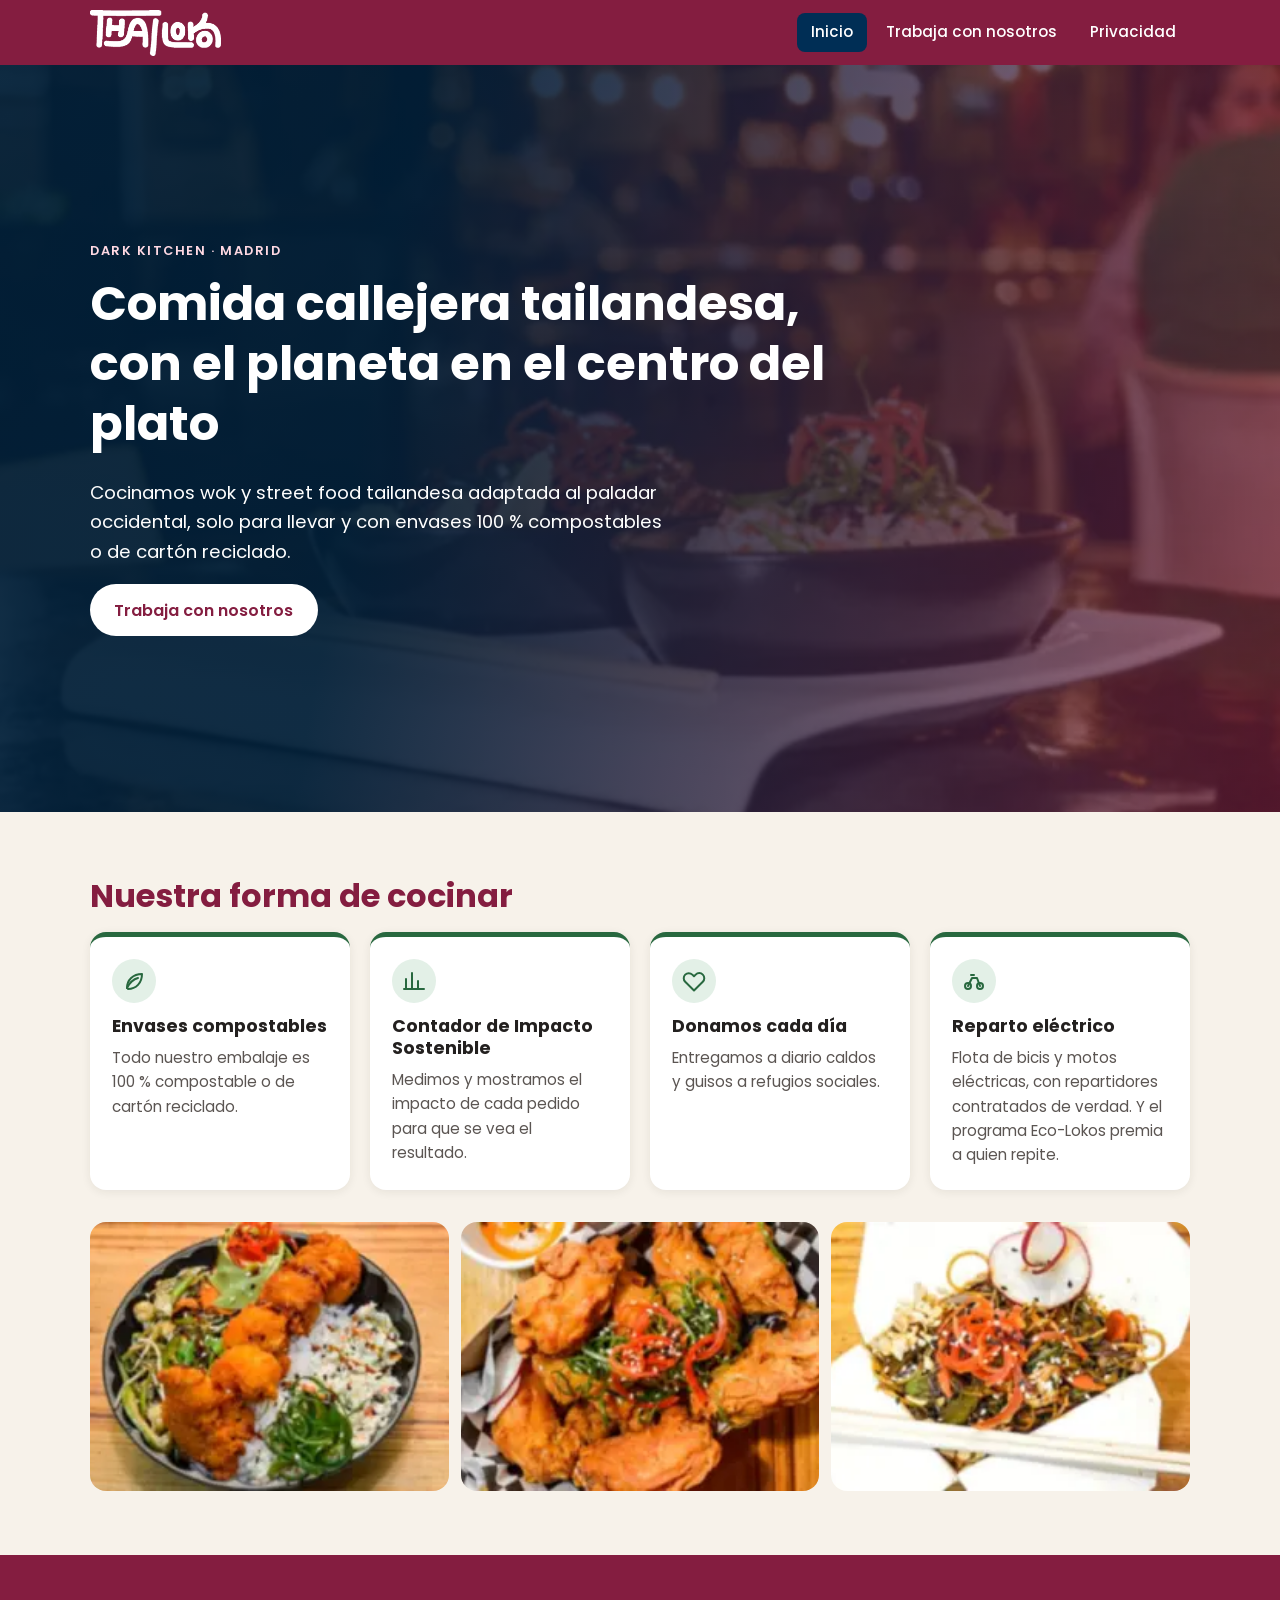
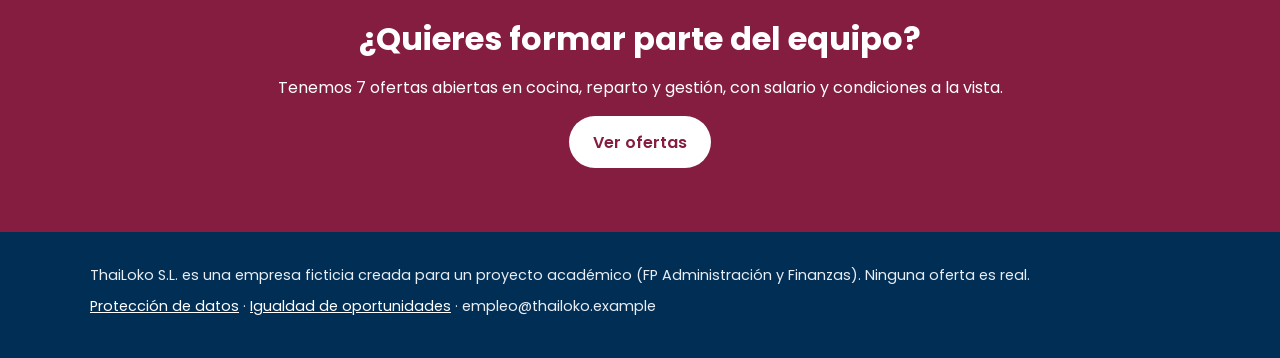
<file: index.html>
<!DOCTYPE html>
<html lang="es">
<head>
  <meta charset="UTF-8">
  <meta name="viewport" content="width=device-width, initial-scale=1">
  <meta name="robots" content="noindex, nofollow">
  <meta name="description" content="ThaiLoko S.L.: cocina callejera tailandesa sostenible, solo delivery, en Madrid. Empresa ficticia de un proyecto académico.">
  <meta name="theme-color" content="#841d40">
  <title>ThaiLoko S.L. | Inicio</title>
  <link rel="icon" href="img/favicon.png" type="image/png">
  <link rel="preconnect" href="https://fonts.googleapis.com">
  <link rel="preconnect" href="https://fonts.gstatic.com" crossorigin>
  <link rel="stylesheet" href="https://fonts.googleapis.com/css2?family=Poppins:wght@400;500;600;700&display=swap">
  <link rel="stylesheet" href="css/styles.css">
</head>
<body>
  <a class="skip" href="#contenido">Saltar al contenido</a>
  <header class="site-header">
    <div class="wrap">
      <a class="brand" href="index.html" aria-label="ThaiLoko, ir al inicio"><img src="img/logo.png" width="130" height="46" alt="ThaiLoko"></a>
      <nav class="nav" aria-label="Principal">
        <a href="index.html" aria-current="page">Inicio</a>
        <a href="trabaja-con-nosotros.html">Trabaja con nosotros</a>
        <a href="privacidad.html">Privacidad</a>
      </nav>
    </div>
  </header>

  <main id="contenido">
    <section class="hero" aria-labelledby="t-hero">
      <div class="wrap">
        <p class="eyebrow">Dark kitchen · Madrid</p>
        <h1 id="t-hero">Comida callejera tailandesa, con el planeta en el centro del plato</h1>
        <p class="lead">Cocinamos wok y street food tailandesa adaptada al paladar occidental, solo para llevar y con envases 100 % compostables o de cartón reciclado.</p>
        <a class="btn btn-light" href="trabaja-con-nosotros.html">Trabaja con nosotros</a>
      </div>
    </section>

    <section aria-labelledby="t-sost">
      <div class="wrap">
        <h2 id="t-sost">Nuestra forma de cocinar</h2>
        <div class="grid grid-4">
          <article class="highlight"><div class="icon"><svg viewBox="0 0 24 24" aria-hidden="true"><path d="M5 19c0-8 6-14 15-14 0 9-6 15-14 15"/><path d="M5 19c3-6 7-9 11-10"/></svg></div><h3>Envases compostables</h3><p>Todo nuestro embalaje es 100 % compostable o de cartón reciclado.</p></article>
          <article class="highlight"><div class="icon"><svg viewBox="0 0 24 24" aria-hidden="true"><path d="M4 20V10M10 20V4M16 20v-8M22 20H2"/></svg></div><h3>Contador de Impacto Sostenible</h3><p>Medimos y mostramos el impacto de cada pedido para que se vea el resultado.</p></article>
          <article class="highlight"><div class="icon"><svg viewBox="0 0 24 24" aria-hidden="true"><path d="M20.8 5.6a5 5 0 0 0-7.1 0L12 7.3l-1.7-1.7a5 5 0 0 0-7.1 7.1L12 21.5l8.8-8.8a5 5 0 0 0 0-7.1z"/></svg></div><h3>Donamos cada día</h3><p>Entregamos a diario caldos y guisos a refugios sociales.</p></article>
          <article class="highlight"><div class="icon"><svg viewBox="0 0 24 24" aria-hidden="true"><circle cx="6" cy="17" r="3"/><circle cx="18" cy="17" r="3"/><path d="M6 17l4-8h5l3 8M9 6h3"/></svg></div><h3>Reparto eléctrico</h3><p>Flota de bicis y motos eléctricas, con repartidores contratados de verdad. Y el programa Eco-Lokos premia a quien repite.</p></article>
        </div>
        <div class="photos">
          <img src="img/Poke-Bowl.webp" width="260" height="173" loading="lazy" alt="Poke bowl con pollo crujiente y verduras">
          <img src="img/Kai-Tod.webp" width="260" height="174" loading="lazy" alt="Pollo frito estilo Kai Tod con salsa">
          <img src="img/Pad-Thia.webp" width="260" height="174" loading="lazy" alt="Plato de Pad Thai">
        </div>
      </div>
    </section>

    <section class="cta-band" aria-labelledby="t-cta">
      <div class="wrap">
        <h2 id="t-cta">¿Quieres formar parte del equipo?</h2>
        <p>Tenemos 7 ofertas abiertas en cocina, reparto y gestión, con salario y condiciones a la vista.</p>
        <a class="btn btn-light" href="trabaja-con-nosotros.html">Ver ofertas</a>
      </div>
    </section>
  </main>
  <footer class="site-footer">
    <div class="wrap">
      <p>ThaiLoko S.L. es una empresa ficticia creada para un proyecto académico (FP Administración y Finanzas). Ninguna oferta es real.</p>
      <p><a href="privacidad.html">Protección de datos</a> · <a href="privacidad.html#igualdad">Igualdad de oportunidades</a> · <span data-email-text></span></p>
    </div>
  </footer>
  <script src="data/jobs.js"></script>
  <script src="js/app.js"></script>
</body>
</html>
</file>
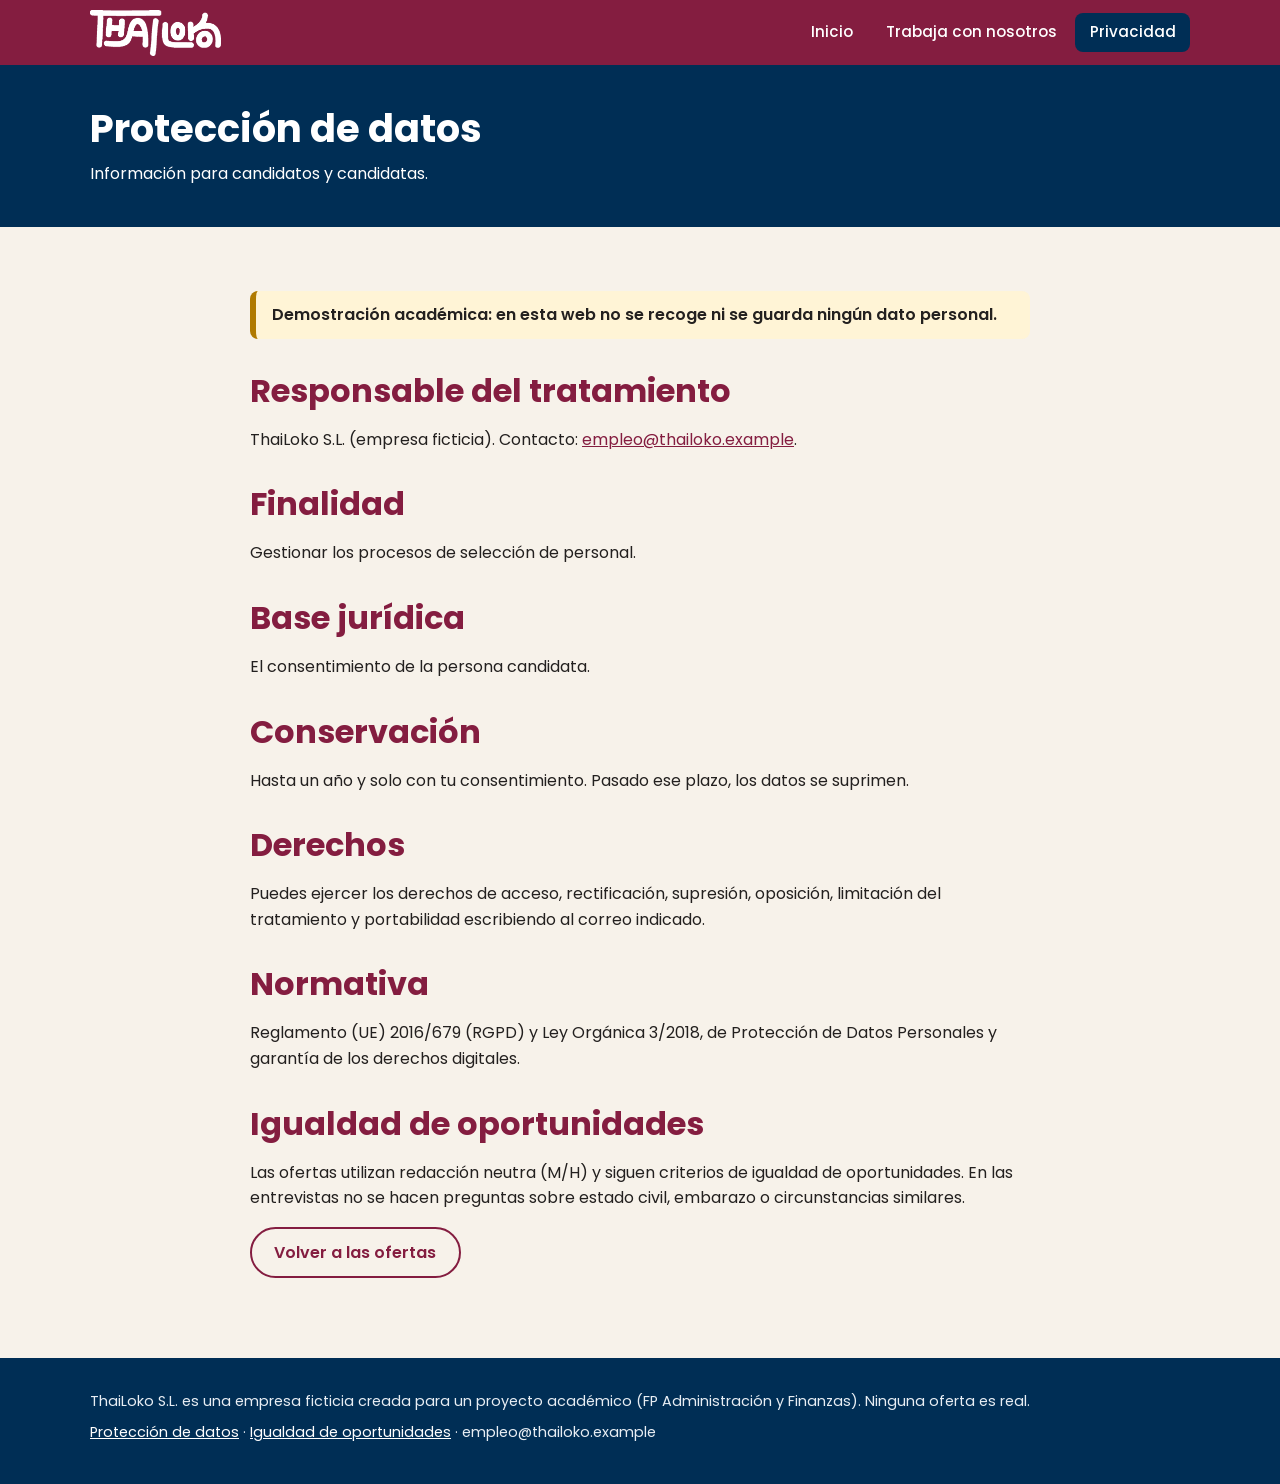
<file: privacidad.html>
<!DOCTYPE html>
<html lang="es">
<head>
  <meta charset="UTF-8">
  <meta name="viewport" content="width=device-width, initial-scale=1">
  <meta name="robots" content="noindex, nofollow">
  <meta name="description" content="Información sobre protección de datos e igualdad de oportunidades de ThaiLoko S.L. (empresa ficticia).">
  <meta name="theme-color" content="#841d40">
  <title>Protección de datos | ThaiLoko S.L.</title>
  <link rel="icon" href="img/favicon.png" type="image/png">
  <link rel="preconnect" href="https://fonts.googleapis.com">
  <link rel="preconnect" href="https://fonts.gstatic.com" crossorigin>
  <link rel="stylesheet" href="https://fonts.googleapis.com/css2?family=Poppins:wght@400;500;600;700&display=swap">
  <link rel="stylesheet" href="css/styles.css">
</head>
<body>
  <a class="skip" href="#contenido">Saltar al contenido</a>
  <header class="site-header">
    <div class="wrap">
      <a class="brand" href="index.html" aria-label="ThaiLoko, ir al inicio"><img src="img/logo.png" width="130" height="46" alt="ThaiLoko"></a>
      <nav class="nav" aria-label="Principal">
        <a href="index.html">Inicio</a>
        <a href="trabaja-con-nosotros.html">Trabaja con nosotros</a>
        <a href="privacidad.html" aria-current="page">Privacidad</a>
      </nav>
    </div>
  </header>

  <main id="contenido">
    <div class="page-head"><div class="wrap"><h1>Protección de datos</h1><p>Información para candidatos y candidatas.</p></div></div>
    <section>
      <div class="wrap prose">
        <p class="notice">Demostración académica: en esta web no se recoge ni se guarda ningún dato personal.</p>
        <h2>Responsable del tratamiento</h2>
        <p>ThaiLoko S.L. (empresa ficticia). Contacto: <a data-email-link></a>.</p>
        <h2>Finalidad</h2>
        <p>Gestionar los procesos de selección de personal.</p>
        <h2>Base jurídica</h2>
        <p>El consentimiento de la persona candidata.</p>
        <h2>Conservación</h2>
        <p>Hasta un año y solo con tu consentimiento. Pasado ese plazo, los datos se suprimen.</p>
        <h2>Derechos</h2>
        <p>Puedes ejercer los derechos de acceso, rectificación, supresión, oposición, limitación del tratamiento y portabilidad escribiendo al correo indicado.</p>
        <h2>Normativa</h2>
        <p>Reglamento (UE) 2016/679 (RGPD) y Ley Orgánica 3/2018, de Protección de Datos Personales y garantía de los derechos digitales.</p>
        <h2 id="igualdad">Igualdad de oportunidades</h2>
        <p>Las ofertas utilizan redacción neutra (M/H) y siguen criterios de igualdad de oportunidades. En las entrevistas no se hacen preguntas sobre estado civil, embarazo o circunstancias similares.</p>
        <p><a class="btn btn-outline" href="trabaja-con-nosotros.html">Volver a las ofertas</a></p>
      </div>
    </section>
  </main>
  <footer class="site-footer">
    <div class="wrap">
      <p>ThaiLoko S.L. es una empresa ficticia creada para un proyecto académico (FP Administración y Finanzas). Ninguna oferta es real.</p>
      <p><a href="privacidad.html">Protección de datos</a> · <a href="privacidad.html#igualdad">Igualdad de oportunidades</a> · <span data-email-text></span></p>
    </div>
  </footer>
  <script src="data/jobs.js"></script>
  <script src="js/app.js"></script>
</body>
</html>
</file>
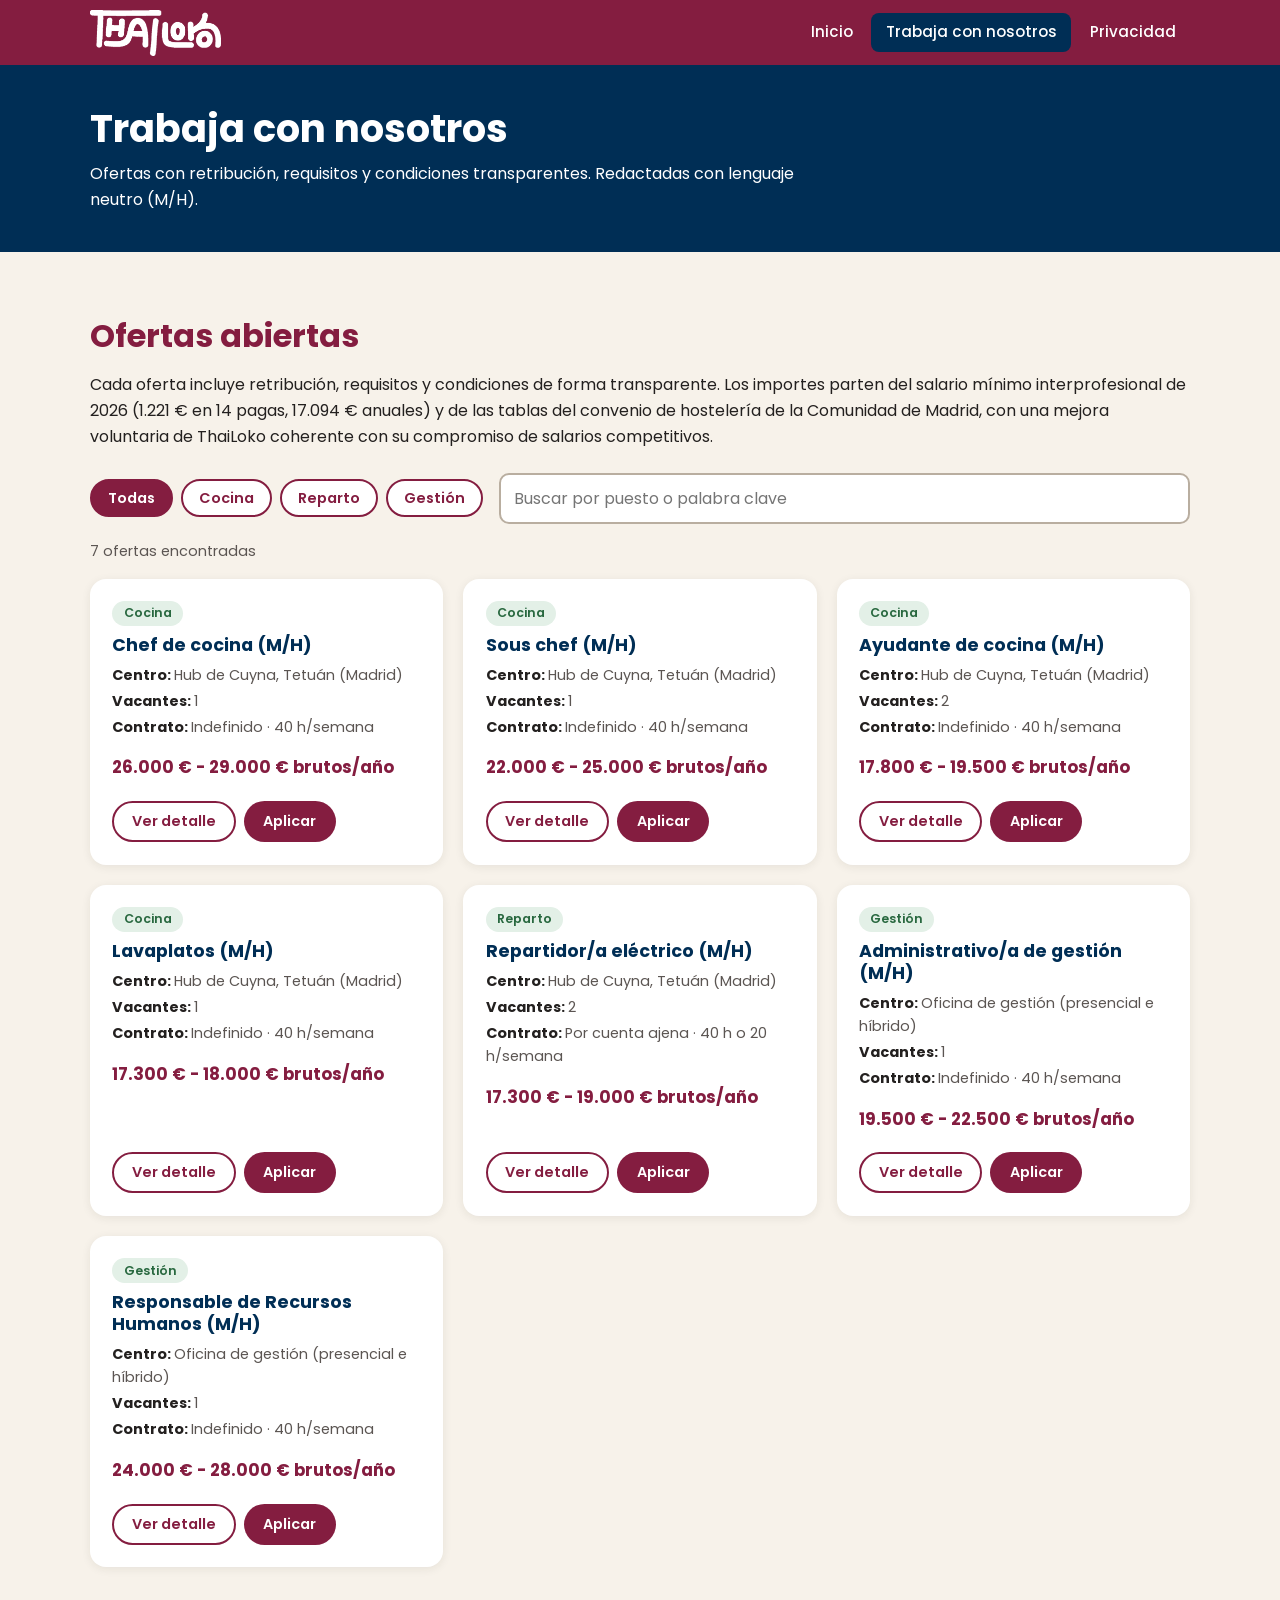
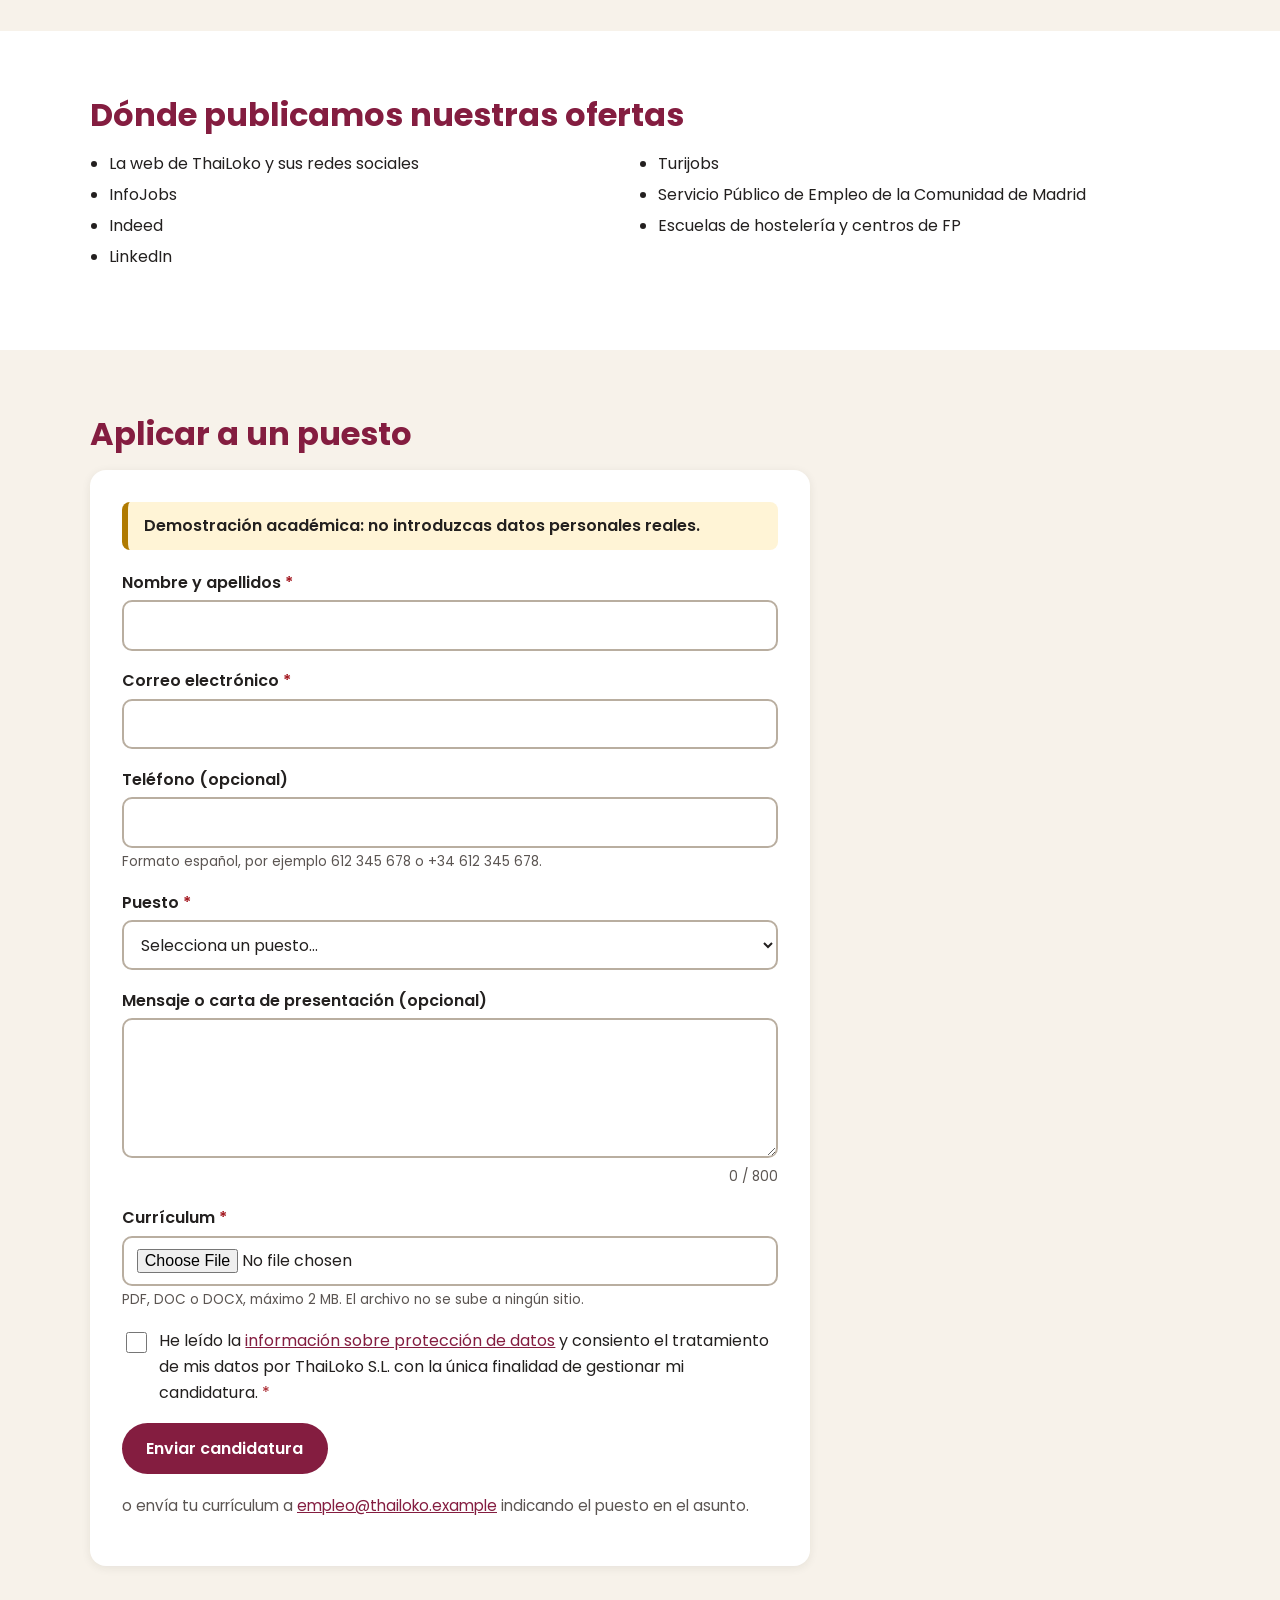
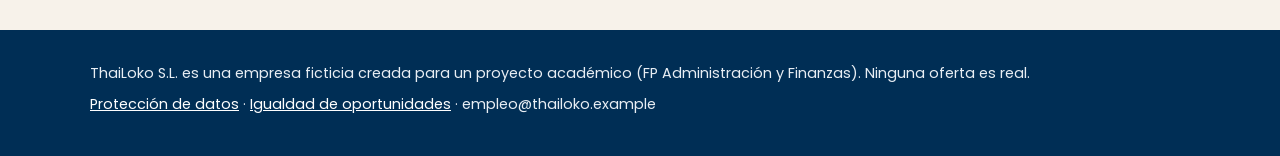
<file: trabaja-con-nosotros.html>
<!DOCTYPE html>
<html lang="es">
<head>
  <meta charset="UTF-8">
  <meta name="viewport" content="width=device-width, initial-scale=1">
  <meta name="robots" content="noindex, nofollow">
  <meta name="description" content="Ofertas de empleo de ThaiLoko S.L. (empresa ficticia) y formulario de candidatura simulado.">
  <meta name="theme-color" content="#841d40">
  <title>Trabaja con nosotros | ThaiLoko S.L.</title>
  <link rel="icon" href="img/favicon.png" type="image/png">
  <link rel="preconnect" href="https://fonts.googleapis.com">
  <link rel="preconnect" href="https://fonts.gstatic.com" crossorigin>
  <link rel="stylesheet" href="https://fonts.googleapis.com/css2?family=Poppins:wght@400;500;600;700&display=swap">
  <link rel="stylesheet" href="css/styles.css">
</head>
<body>
  <a class="skip" href="#contenido">Saltar al contenido</a>
  <header class="site-header">
    <div class="wrap">
      <a class="brand" href="index.html" aria-label="ThaiLoko, ir al inicio"><img src="img/logo.png" width="130" height="46" alt="ThaiLoko"></a>
      <nav class="nav" aria-label="Principal">
        <a href="index.html">Inicio</a>
        <a href="trabaja-con-nosotros.html" aria-current="page">Trabaja con nosotros</a>
        <a href="privacidad.html">Privacidad</a>
      </nav>
    </div>
  </header>

  <main id="contenido">
    <div class="page-head">
      <div class="wrap">
        <h1>Trabaja con nosotros</h1>
        <p>Ofertas con retribución, requisitos y condiciones transparentes. Redactadas con lenguaje neutro (M/H).</p>
      </div>
    </div>

    <section aria-labelledby="t-ofertas">
      <div class="wrap">
        <h2 id="t-ofertas">Ofertas abiertas</h2>
        <p id="intro"></p>

        <div class="toolbar">
          <div class="chips" role="group" aria-label="Filtrar por área" id="filters"></div>
          <div class="search">
            <label class="visually-hidden" for="q">Buscar ofertas</label>
            <input type="search" id="q" placeholder="Buscar por puesto o palabra clave" autocomplete="off">
          </div>
        </div>
        <p class="count" id="count" aria-live="polite"></p>
        <div class="cards" id="cards"></div>
        <div class="empty" id="empty" hidden>No hay ofertas que coincidan con tu búsqueda. Prueba con otro filtro o palabra.</div>
      </div>
    </section>

    <section class="section-alt" aria-labelledby="t-canales">
      <div class="wrap">
        <h2 id="t-canales">Dónde publicamos nuestras ofertas</h2>
        <ul class="channels" id="channels"></ul>
      </div>
    </section>

    <section id="aplicar" aria-labelledby="t-aplicar">
      <div class="wrap">
        <h2 id="t-aplicar" tabindex="-1">Aplicar a un puesto</h2>

        <div class="form-card" id="form-card">
          <p class="notice" role="note">Demostración académica: no introduzcas datos personales reales.</p>
          <div id="error-summary" class="summary-error" role="alert" tabindex="-1" hidden></div>
          <form id="apply" novalidate>
            <div class="field" data-field="name">
              <label for="name">Nombre y apellidos <span class="req" aria-hidden="true">*</span></label>
              <input type="text" id="name" name="name" autocomplete="off" required aria-describedby="err-name">
              <p class="error" id="err-name"></p>
            </div>
            <div class="field" data-field="email">
              <label for="email">Correo electrónico <span class="req" aria-hidden="true">*</span></label>
              <input type="email" id="email" name="email" autocomplete="off" required aria-describedby="err-email">
              <p class="error" id="err-email"></p>
            </div>
            <div class="field" data-field="phone">
              <label for="phone">Teléfono (opcional)</label>
              <input type="tel" id="phone" name="phone" autocomplete="off" aria-describedby="hint-phone err-phone">
              <p class="hint" id="hint-phone">Formato español, por ejemplo 612 345 678 o +34 612 345 678.</p>
              <p class="error" id="err-phone"></p>
            </div>
            <div class="field" data-field="job">
              <label for="job">Puesto <span class="req" aria-hidden="true">*</span></label>
              <select id="job" name="job" required aria-describedby="err-job"></select>
              <p class="error" id="err-job"></p>
            </div>
            <div class="field" data-field="message">
              <label for="message">Mensaje o carta de presentación (opcional)</label>
              <textarea id="message" name="message" maxlength="800" aria-describedby="counter err-message"></textarea>
              <p class="counter" id="counter">0 / 800</p>
              <p class="error" id="err-message"></p>
            </div>
            <div class="field" data-field="cv">
              <label for="cv">Currículum <span class="req" aria-hidden="true">*</span></label>
              <input type="file" id="cv" name="cv" accept=".pdf,.doc,.docx" required aria-describedby="hint-cv err-cv">
              <p class="hint" id="hint-cv">PDF, DOC o DOCX, máximo 2 MB. El archivo no se sube a ningún sitio.</p>
              <p class="error" id="err-cv"></p>
            </div>
            <div class="field" data-field="consent">
              <div class="checkbox">
                <input type="checkbox" id="consent" name="consent" required aria-describedby="err-consent">
                <label for="consent">He leído la <a href="privacidad.html">información sobre protección de datos</a> y consiento el tratamiento de mis datos por ThaiLoko S.L. con la única finalidad de gestionar mi candidatura. <span class="req" aria-hidden="true">*</span></label>
              </div>
              <p class="error" id="err-consent"></p>
            </div>
            <button class="btn btn-primary" type="submit">Enviar candidatura</button>
          </form>
          <p class="alt-apply">o envía tu currículum a <a data-email-link></a> indicando el puesto en el asunto.</p>
        </div>

        <div class="success" id="success" hidden aria-live="polite" tabindex="-1">
          <h2>¡Candidatura recibida!</h2>
          <p>Tu referencia (solo se muestra aquí):</p>
          <p><span class="ref" id="ref"></span></p>
          <p>Puesto: <strong id="done-job"></strong></p>
          <p><strong>Recuerda: es una simulación.</strong> No se ha enviado ni guardado ningún dato ni archivo.</p>
          <button class="btn btn-primary" type="button" id="back">Volver a las ofertas</button>
        </div>
      </div>
    </section>
  </main>

  <dialog id="modal" aria-labelledby="m-title">
    <div class="modal-head">
      <h2 id="m-title"></h2>
      <button class="modal-close" type="button" id="m-close" aria-label="Cerrar oferta">Cerrar ✕</button>
    </div>
    <div class="modal-body" id="m-body"></div>
    <div class="modal-foot">
      <button class="btn btn-outline" type="button" id="m-close2">Cerrar</button>
      <button class="btn btn-primary" type="button" id="m-apply">Aplicar a este puesto</button>
    </div>
  </dialog>
  <footer class="site-footer">
    <div class="wrap">
      <p>ThaiLoko S.L. es una empresa ficticia creada para un proyecto académico (FP Administración y Finanzas). Ninguna oferta es real.</p>
      <p><a href="privacidad.html">Protección de datos</a> · <a href="privacidad.html#igualdad">Igualdad de oportunidades</a> · <span data-email-text></span></p>
    </div>
  </footer>
  <script src="data/jobs.js"></script>
  <script src="js/app.js"></script>
</body>
</html>
</file>
<file: css/styles.css>
/* ThaiLoko careers - styles. Change the palette in :root only. */
:root {
  --wine: #841d40;      /* brand colour taken from the original ThaiLoko site */
  --wine-dark: #651230;
  --navy: #002e55;      /* secondary brand colour from the original site */
  --leaf: #28683f;      /* sustainability accent */
  --leaf-soft: #e3f0e7;
  --cream: #f7f2ea;
  --card: #ffffff;
  --ink: #23201f;
  --muted: #5b5552;
  --line: #e2d9cc;
  --error: #a3171f;
  --radius: 16px;
  --shadow: 0 2px 10px rgba(35, 32, 31, .08);
  --font: "Poppins", system-ui, -apple-system, "Segoe UI", Roboto, Arial, sans-serif;
}

*, *::before, *::after { box-sizing: border-box; }
html { scroll-behavior: smooth; }
body { margin: 0; font-family: var(--font); color: var(--ink); background: var(--cream); line-height: 1.6; font-size: 1rem; }
img { max-width: 100%; height: auto; display: block; }
a { color: var(--wine); }
h1, h2, h3 { line-height: 1.25; margin: 0 0 .5em; }
h1 { font-size: clamp(1.9rem, 5vw, 3rem); }
h2 { font-size: clamp(1.45rem, 3.5vw, 2rem); color: var(--wine); }
h3 { font-size: 1.1rem; }
p { margin: 0 0 1em; }
:focus-visible { outline: 3px solid var(--navy); outline-offset: 2px; border-radius: 4px; }
.wrap { width: min(1100px, 100% - 2rem); margin-inline: auto; }
.visually-hidden { position: absolute !important; width: 1px; height: 1px; overflow: hidden; clip: rect(0 0 0 0); white-space: nowrap; }
.skip { position: absolute; left: .5rem; top: -4rem; background: #fff; padding: .5rem 1rem; border-radius: 8px; z-index: 100; }
.skip:focus { top: .5rem; }

/* Header */
.site-header { background: var(--wine); color: #fff; position: sticky; top: 0; z-index: 20; }
.site-header .wrap { display: flex; align-items: center; justify-content: space-between; gap: 1rem; padding-block: .6rem; flex-wrap: wrap; }
.brand img { height: 46px; width: auto; }
.nav { display: flex; gap: .25rem; flex-wrap: wrap; }
.nav a { color: #fff; text-decoration: none; padding: .45rem .9rem; border-radius: 8px; font-weight: 500; font-size: .95rem; }
.nav a:hover, .nav a[aria-current="page"] { background: var(--navy); }

/* Buttons */
.btn { display: inline-flex; align-items: center; justify-content: center; gap: .5rem; border: 2px solid transparent; border-radius: 999px; padding: .7rem 1.4rem; font: 600 1rem var(--font); cursor: pointer; text-decoration: none; transition: transform .15s, background .15s; }
.btn:hover { transform: translateY(-1px); }
.btn-primary { background: var(--wine); color: #fff; }
.btn-primary:hover { background: var(--wine-dark); }
.btn-light { background: #fff; color: var(--wine); }
.btn-outline { background: transparent; color: var(--wine); border-color: var(--wine); }
.btn-outline:hover { background: var(--wine); color: #fff; }

/* Hero */
.hero { position: relative; color: #fff; background: var(--navy) url("../img/hero.webp") center / cover no-repeat; }
.hero::before { content: ""; position: absolute; inset: 0; background: linear-gradient(100deg, rgba(0, 30, 55, .92) 30%, rgba(132, 29, 64, .55)); }
.hero .wrap { position: relative; padding-block: clamp(3rem, 10vw, 7rem); max-width: 760px; margin-left: max(1rem, calc((100% - 1100px) / 2)); }
.hero h1 { color: #fff; }
.hero .lead { font-size: 1.15rem; max-width: 36rem; }
.eyebrow { text-transform: uppercase; letter-spacing: .12em; font-size: .8rem; font-weight: 600; color: #ffd9e3; margin-bottom: .75rem; }
.page-head { background: var(--navy); color: #fff; padding-block: 2.5rem; }
.page-head h1 { color: #fff; margin: 0; font-size: clamp(1.7rem, 4vw, 2.4rem); }
.page-head p { margin: .5rem 0 0; max-width: 46rem; }

section { padding-block: clamp(2.2rem, 6vw, 4rem); }
.section-alt { background: #fff; }

/* Highlights */
.grid { display: grid; gap: 1.25rem; }
.grid-4 { grid-template-columns: repeat(auto-fit, minmax(230px, 1fr)); }
.highlight { background: var(--card); border-radius: var(--radius); padding: 1.4rem; box-shadow: var(--shadow); border-top: 5px solid var(--leaf); }
.highlight .icon { width: 44px; height: 44px; border-radius: 50%; background: var(--leaf-soft); display: grid; place-items: center; margin-bottom: .75rem; }
.highlight .icon svg { width: 24px; height: 24px; fill: none; stroke: var(--leaf); stroke-width: 2; stroke-linecap: round; stroke-linejoin: round; }
.highlight p { color: var(--muted); margin: 0; font-size: .95rem; }
.photos { display: grid; grid-template-columns: repeat(3, 1fr); gap: .75rem; margin-top: 2rem; }
.photos img { width: 100%; aspect-ratio: 4 / 3; object-fit: cover; border-radius: var(--radius); }
.cta-band { background: var(--wine); color: #fff; text-align: center; }
.cta-band h2 { color: #fff; }

/* Filters */
.toolbar { display: flex; flex-wrap: wrap; gap: .75rem 1rem; align-items: center; margin: 1.5rem 0 1rem; }
.chips { display: flex; flex-wrap: wrap; gap: .5rem; }
.chip { border: 2px solid var(--wine); background: #fff; color: var(--wine); border-radius: 999px; padding: .4rem 1rem; font: 600 .9rem var(--font); cursor: pointer; }
.chip[aria-pressed="true"] { background: var(--wine); color: #fff; }
.search { flex: 1 1 220px; min-width: 200px; }
.search input { width: 100%; }
.count { color: var(--muted); font-size: .9rem; margin: 0 0 1rem; }

/* Cards */
.cards { display: grid; gap: 1.25rem; grid-template-columns: repeat(auto-fill, minmax(290px, 1fr)); }
.card { background: var(--card); border-radius: var(--radius); box-shadow: var(--shadow); padding: 1.4rem; display: flex; flex-direction: column; gap: .5rem; transition: box-shadow .2s, transform .2s; }
.card:hover { box-shadow: 0 8px 22px rgba(35, 32, 31, .14); transform: translateY(-2px); }
.badge { align-self: flex-start; background: var(--leaf-soft); color: var(--leaf); font-weight: 600; font-size: .78rem; padding: .15rem .7rem; border-radius: 999px; }
.card h3 { margin: 0; color: var(--navy); }
.meta { list-style: none; margin: 0; padding: 0; font-size: .9rem; color: var(--muted); }
.meta li { margin-bottom: .2rem; }
.meta strong { color: var(--ink); }
.salary { font-weight: 700; color: var(--wine); font-size: 1.05rem; margin: .25rem 0 0; }
.card .actions { margin-top: auto; padding-top: .75rem; display: flex; gap: .5rem; flex-wrap: wrap; }
.card .btn { padding: .5rem 1.1rem; font-size: .9rem; }
.empty { background: #fff; border: 2px dashed var(--line); border-radius: var(--radius); padding: 2rem; text-align: center; color: var(--muted); }

/* Modal */
dialog { width: min(760px, 100% - 1.5rem); max-height: 90vh; border: 0; border-radius: var(--radius); padding: 0; color: var(--ink); background: #fff; }
dialog::backdrop { background: rgba(0, 20, 40, .65); }
.modal-head { position: sticky; top: 0; background: var(--navy); color: #fff; padding: 1rem 1.25rem; display: flex; justify-content: space-between; gap: 1rem; align-items: flex-start; }
.modal-head h2 { color: #fff; margin: 0; font-size: 1.3rem; }
.modal-close { background: transparent; color: #fff; border: 2px solid #fff; border-radius: 8px; font: 600 .9rem var(--font); padding: .3rem .7rem; cursor: pointer; }
.modal-body { padding: 1.25rem; }
.modal-body h3 { color: var(--wine); margin: 1.2rem 0 .3rem; }
.modal-body ul { margin: 0; padding-left: 1.2rem; }
.modal-body li { margin-bottom: .3rem; }
.facts { display: grid; gap: .5rem 1.5rem; grid-template-columns: repeat(auto-fit, minmax(220px, 1fr)); margin: 0; }
.facts dt { font-weight: 600; color: var(--navy); font-size: .85rem; }
.facts dd { margin: 0 0 .5rem; }
.modal-foot { padding: 1rem 1.25rem; border-top: 1px solid var(--line); display: flex; justify-content: flex-end; gap: .5rem; flex-wrap: wrap; }

/* Channels */
.channels { columns: 2 260px; padding-left: 1.2rem; }
.channels li { margin-bottom: .35rem; }

/* Form */
.form-card { background: #fff; border-radius: var(--radius); box-shadow: var(--shadow); padding: clamp(1.2rem, 4vw, 2rem); max-width: 720px; }
.notice { background: #fff4d6; border-left: 6px solid #b07a00; padding: .7rem 1rem; border-radius: 8px; font-weight: 600; margin-bottom: 1.25rem; }
.field { margin-bottom: 1.1rem; }
label { display: block; font-weight: 600; margin-bottom: .3rem; }
.req { color: var(--error); }
.hint { font-size: .85rem; color: var(--muted); margin: .2rem 0 0; }
input[type="text"], input[type="email"], input[type="tel"], input[type="search"], select, textarea, input[type="file"] { width: 100%; font: inherit; padding: .65rem .8rem; border: 2px solid #b9aea0; border-radius: 10px; background: #fff; color: var(--ink); }
textarea { min-height: 140px; resize: vertical; }
.field.invalid input, .field.invalid select, .field.invalid textarea { border-color: var(--error); border-width: 3px; }
.error { display: none; color: var(--error); font-weight: 600; font-size: .9rem; margin: .3rem 0 0; }
.error::before { content: "⚠ Error: "; }
.field.invalid .error { display: block; }
.counter { text-align: right; font-size: .85rem; color: var(--muted); }
.checkbox { display: flex; gap: .6rem; align-items: flex-start; }
.checkbox input { width: 1.3rem; height: 1.3rem; margin-top: .25rem; flex: none; accent-color: var(--wine); }
.checkbox label { font-weight: 400; margin: 0; }
.summary-error { background: #fdecee; border: 2px solid var(--error); color: var(--error); border-radius: 10px; padding: .8rem 1rem; margin-bottom: 1.2rem; font-weight: 600; }
.summary-error ul { margin: .4rem 0 0; padding-left: 1.2rem; }
.summary-error a { color: var(--error); }
.alt-apply { margin-top: 1.25rem; color: var(--muted); font-size: .95rem; }
.success { background: var(--leaf-soft); border: 2px solid var(--leaf); border-radius: var(--radius); padding: clamp(1.2rem, 4vw, 2rem); max-width: 720px; }
.success h2 { color: var(--leaf); }
.ref { display: inline-block; font-size: 1.5rem; font-weight: 700; letter-spacing: .08em; background: #fff; border-radius: 10px; padding: .3rem 1rem; color: var(--navy); }

/* Privacy */
.prose { max-width: 780px; }
.prose h2 { margin-top: 2rem; }

/* Footer */
.site-footer { background: var(--navy); color: #e8eef4; padding-block: 2rem; font-size: .9rem; }
.site-footer a { color: #fff; }
.site-footer p { margin: 0 0 .5rem; }

@media (max-width: 560px) {
  .photos { grid-template-columns: 1fr 1fr; }
  .photos img:last-child { display: none; }
  .brand img { height: 40px; }
}
@media (prefers-reduced-motion: reduce) {
  * { transition: none !important; scroll-behavior: auto !important; }
}
</file>
